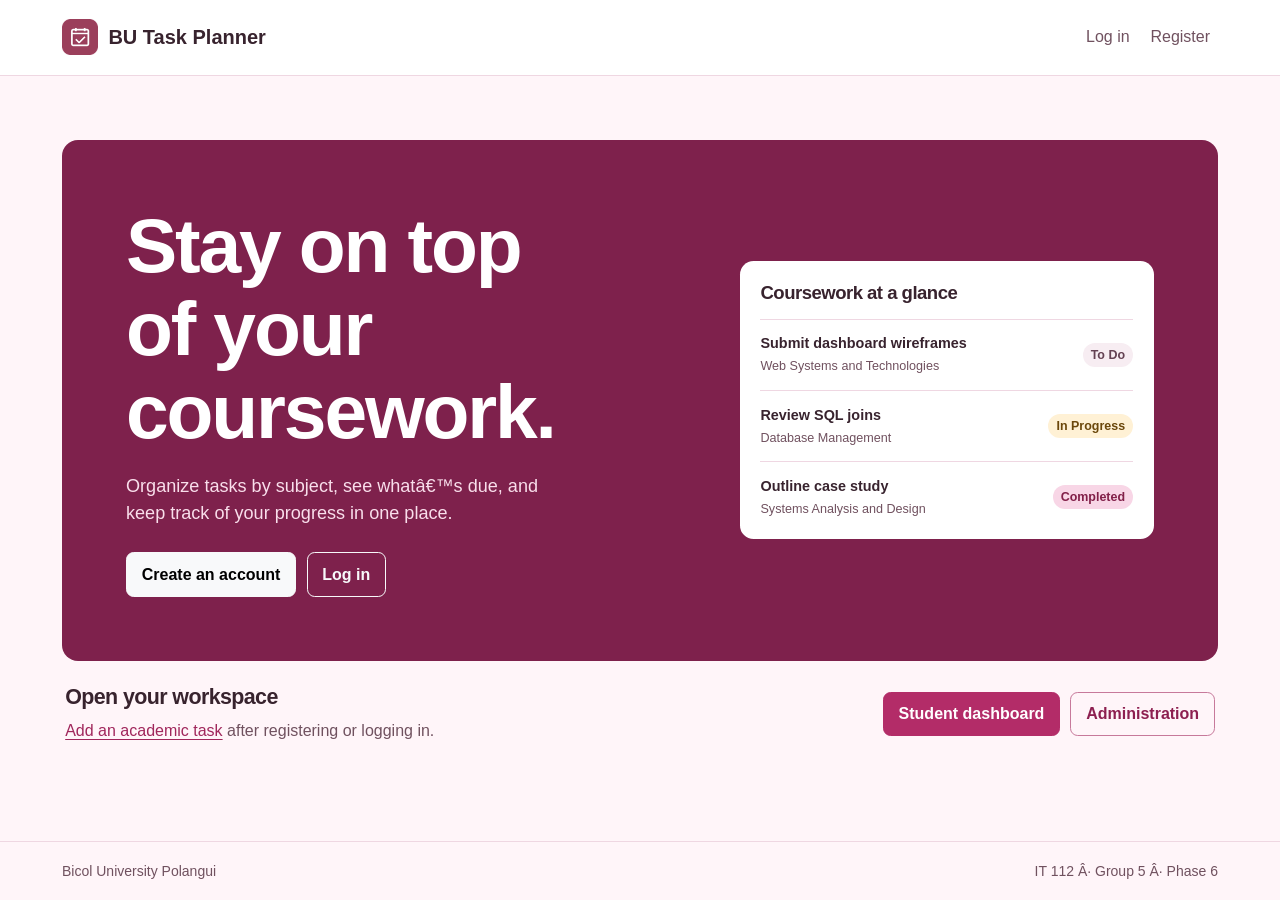
<file: frontend/index.html>
<!doctype html>
<html lang="en">
<head>
    <meta charset="utf-8">
    <meta name="viewport" content="width=device-width, initial-scale=1">
    <title>Home | BU Task Planner</title>
    <link rel="icon" href="img/mark.png">
    <link rel="stylesheet" href="css/bootstrap.min.css">
    <link rel="stylesheet" href="css/styles.css">
    <script src="js/bootstrap.bundle.min.js" defer></script>
    <script src="js/api.js" defer></script>
</head>
<body>
    <a href="#main" class="skip-link">Skip to content</a>
    <header><nav class="navbar navbar-expand-md" aria-label="Main navigation"><div class="container">
        <a class="navbar-brand" href="index.html"><img src="img/mark.png" width="36" height="36" alt=""> BU Task Planner</a>
        <button class="navbar-toggler" type="button" data-bs-toggle="collapse" data-bs-target="#main-nav" aria-controls="main-nav" aria-expanded="false" aria-label="Toggle navigation"><span class="navbar-toggler-icon"></span></button>
        <div class="collapse navbar-collapse" id="main-nav"><ul class="navbar-nav ms-auto"><li class="nav-item"><a class="nav-link"  href="login.html">Log in</a></li><li class="nav-item"><a class="nav-link"  href="register.html">Register</a></li></ul></div>
    </div></nav></header>
    <main id="main" class="container page " tabindex="-1">

        <section class="landing-panel">
            <div class="row align-items-center gy-5">
                <div class="col-lg-7">
                    <h1>Stay on top of your coursework.</h1>
                    <p class="landing-copy">Organize tasks by subject, see whatâ€™s due, and keep track of your progress in one place.</p>
                    <div class="action-row"><a class="btn btn-light" href="register.html">Create an account</a><a class="btn btn-outline-light" href="login.html">Log in</a></div>
                </div>
                <div class="col-lg-5">
                    <div class="preview-sheet">
                        <h2>Coursework at a glance</h2>
                        <div class="sheet-row"><span>Submit dashboard wireframes<small>Web Systems and Technologies</small></span><span class="chip todo">To Do</span></div>
                        <div class="sheet-row"><span>Review SQL joins<small>Database Management</small></span><span class="chip progress-tag">In Progress</span></div>
                        <div class="sheet-row"><span>Outline case study<small>Systems Analysis and Design</small></span><span class="chip completed">Completed</span></div>
                    </div>
                </div>
            </div>
        </section>
        <section class="demo-strip" aria-labelledby="preview-heading">
            <div><h2 id="preview-heading">Open your workspace</h2><p><a href="add-task.html">Add an academic task</a> after registering or logging in.</p></div>
            <div class="action-row"><a class="btn btn-primary" href="dashboard.html">Student dashboard</a><a class="btn btn-outline-primary" href="admin.html">Administration</a></div>
        </section>
    </main>
    <footer class="site-footer"><div class="container footer-inner">
        <span>Bicol University Polangui</span><span>IT 112 <span aria-hidden="true">Â·</span> Group 5 <span aria-hidden="true">Â·</span> Phase 6</span>
    </div></footer>

</body>
</html>
</file>
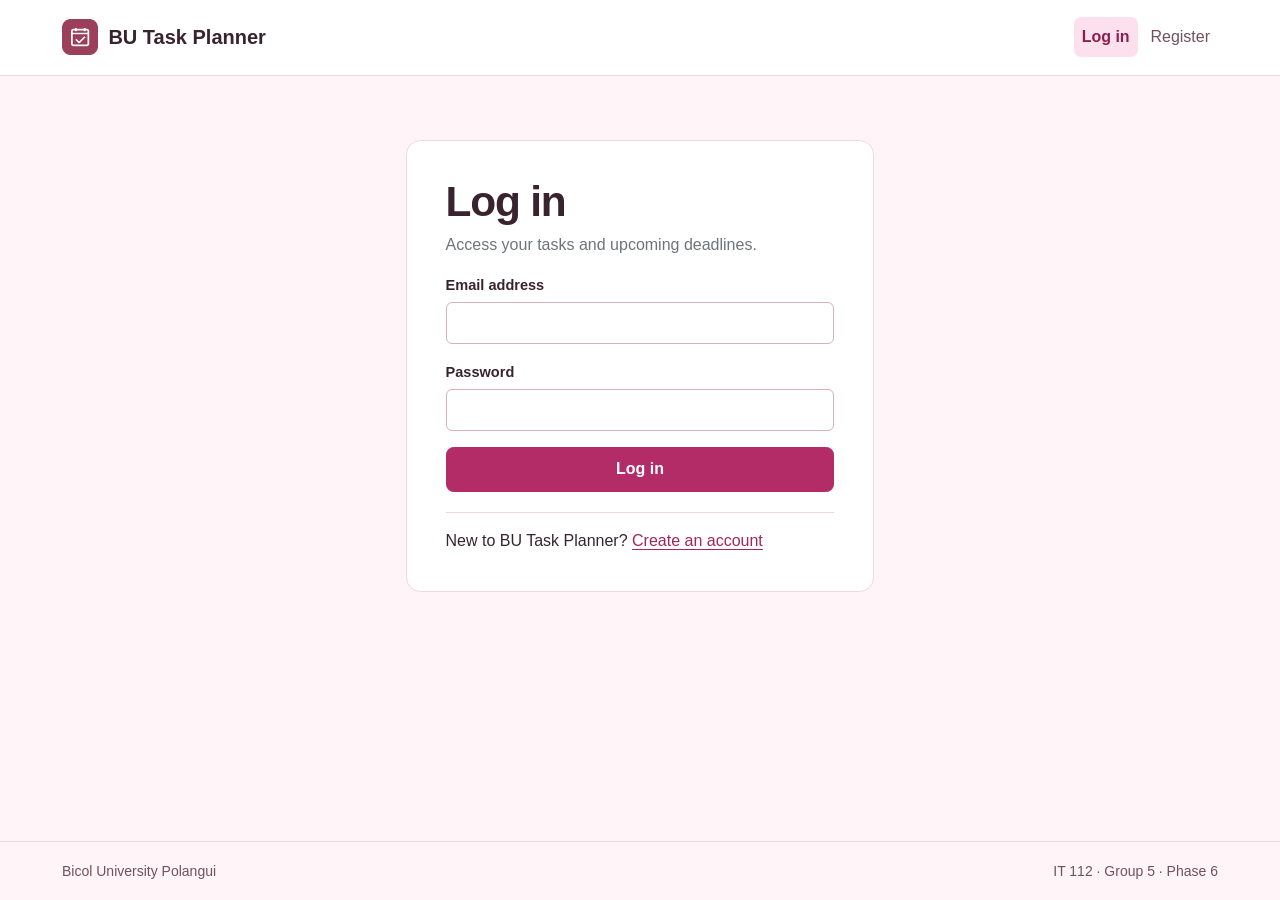
<file: frontend/login.html>
<!doctype html>
<html lang="en">
<head>
    <meta charset="utf-8">
    <meta name="viewport" content="width=device-width, initial-scale=1">
    <title>Log in | BU Task Planner</title>
    <link rel="icon" href="img/mark.png">
    <link rel="stylesheet" href="css/bootstrap.min.css">
    <link rel="stylesheet" href="css/styles.css">
    <script src="js/bootstrap.bundle.min.js" defer></script>
    <script src="js/api.js" defer></script>
</head>
<body>
    <a href="#main" class="skip-link">Skip to content</a>
    <header><nav class="navbar navbar-expand-md" aria-label="Main navigation"><div class="container">
        <a class="navbar-brand" href="index.html"><img src="img/mark.png" width="36" height="36" alt=""> BU Task Planner</a>
        <button class="navbar-toggler" type="button" data-bs-toggle="collapse" data-bs-target="#main-nav" aria-controls="main-nav" aria-expanded="false" aria-label="Toggle navigation"><span class="navbar-toggler-icon"></span></button>
        <div class="collapse navbar-collapse" id="main-nav"><ul class="navbar-nav ms-auto"><li class="nav-item"><a class="nav-link active" aria-current=page href="login.html">Log in</a></li><li class="nav-item"><a class="nav-link"  href="register.html">Register</a></li></ul></div>
    </div></nav></header>
    <main id="main" class="container page auth-page" tabindex="-1">

        <div class="row justify-content-center">
            <div class="col-md-8 col-lg-6 col-xl-5">
                <section class="card auth-card">
                    <h1>Log in</h1><p class="text-secondary">Access your tasks and upcoming deadlines.</p>
                    <form id="login" action="#" method="POST" data-api class="form-stack">
                        
                        <div><label class="form-label" for="login-email">Email address</label>
        <input class="form-control" type="email" id="login-email" name="email" required autocomplete="username"></div>
                        <div><label class="form-label" for="login-password">Password</label>
        <input class="form-control" type="password" id="login-password" name="password" required minlength="8" maxlength="72" autocomplete="current-password"></div>
                        <button class="btn btn-primary" type="submit">Log in</button><div class="form-feedback alert alert-info d-none" role="status"></div>
                    </form>
                    <p id="account-next" class="d-none"><a class="btn btn-outline-primary" href="dashboard.html">Open dashboard</a></p><p class="auth-switch">New to BU Task Planner? <a href="register.html">Create an account</a></p>
                </section>
                <p class="preview-note"></p>
            </div>
        </div>
    </main>
    <footer class="site-footer"><div class="container footer-inner">
        <span>Bicol University Polangui</span><span>IT 112 <span aria-hidden="true">·</span> Group 5 <span aria-hidden="true">·</span> Phase 6</span>
    </div></footer>

</body>
</html>
</file>
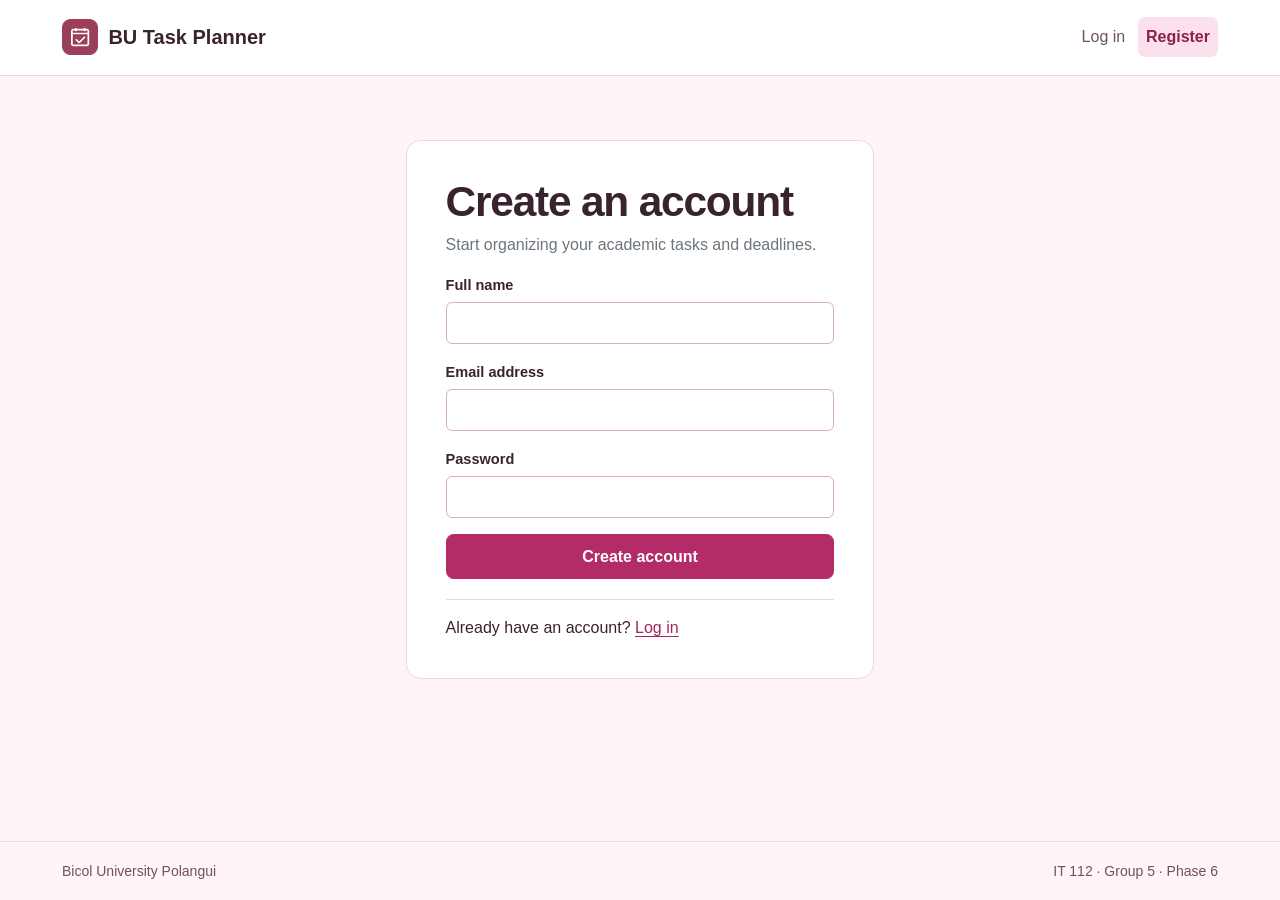
<file: frontend/register.html>
<!doctype html>
<html lang="en">
<head>
    <meta charset="utf-8">
    <meta name="viewport" content="width=device-width, initial-scale=1">
    <title>Create an account | BU Task Planner</title>
    <link rel="icon" href="img/mark.png">
    <link rel="stylesheet" href="css/bootstrap.min.css">
    <link rel="stylesheet" href="css/styles.css">
    <script src="js/bootstrap.bundle.min.js" defer></script>
    <script src="js/api.js" defer></script>
</head>
<body>
    <a href="#main" class="skip-link">Skip to content</a>
    <header><nav class="navbar navbar-expand-md" aria-label="Main navigation"><div class="container">
        <a class="navbar-brand" href="index.html"><img src="img/mark.png" width="36" height="36" alt=""> BU Task Planner</a>
        <button class="navbar-toggler" type="button" data-bs-toggle="collapse" data-bs-target="#main-nav" aria-controls="main-nav" aria-expanded="false" aria-label="Toggle navigation"><span class="navbar-toggler-icon"></span></button>
        <div class="collapse navbar-collapse" id="main-nav"><ul class="navbar-nav ms-auto"><li class="nav-item"><a class="nav-link"  href="login.html">Log in</a></li><li class="nav-item"><a class="nav-link active" aria-current=page href="register.html">Register</a></li></ul></div>
    </div></nav></header>
    <main id="main" class="container page auth-page" tabindex="-1">

        <div class="row justify-content-center">
            <div class="col-md-8 col-lg-6 col-xl-5">
                <section class="card auth-card">
                    <h1>Create an account</h1><p class="text-secondary">Start organizing your academic tasks and deadlines.</p>
                    <form id="register" action="#" method="POST" data-api class="form-stack">
                        <div><label class="form-label" for="register-name">Full name</label>
        <input class="form-control" type="text" id="register-name" name="name" required autocomplete="name"></div>
                        <div><label class="form-label" for="register-email">Email address</label>
        <input class="form-control" type="email" id="register-email" name="email" required autocomplete="email"></div>
                        <div><label class="form-label" for="register-password">Password</label>
        <input class="form-control" type="password" id="register-password" name="password" required minlength="8" maxlength="72" autocomplete="new-password"></div>
                        <button class="btn btn-primary" type="submit">Create account</button><div class="form-feedback alert alert-info d-none" role="status"></div>
                    </form>
                    <p id="account-next" class="d-none"><a class="btn btn-outline-primary" href="dashboard.html">Open dashboard</a></p><p class="auth-switch">Already have an account? <a href="login.html">Log in</a></p>
                </section>
                <p class="preview-note"></p>
            </div>
        </div>
    </main>
    <footer class="site-footer"><div class="container footer-inner">
        <span>Bicol University Polangui</span><span>IT 112 <span aria-hidden="true">·</span> Group 5 <span aria-hidden="true">·</span> Phase 6</span>
    </div></footer>

</body>
</html>
</file>
<file: frontend/css/styles.css>
:root {
    --ink: #38232e;
    --muted: #70515f;
    --canvas: #fff5f9;
    --line: #efd7e2;
    --brand: #b32c68;
    --brand-dark: #8d1f50;
    --bs-body-color: var(--ink);
    --bs-body-font-family: "DM Sans", "Segoe UI", sans-serif;
    --bs-link-color: #a0265b;
    --bs-link-hover-color: #781844;
    --bs-link-color-rgb: 160, 38, 91;
    --bs-link-hover-color-rgb: 120, 24, 68;
}
body { background: var(--canvas); min-height: 100vh; display: flex; flex-direction: column; }
.container { max-width: 1180px; }
a { text-underline-offset: .19em; }
:focus-visible { outline: 3px solid #9f1d59; outline-offset: 3px; }
::selection { background: #f8c8df; color: #681b3d; }
.skip-link { position: absolute; top: 0; left: 1rem; padding: .7rem 1rem; background: white; z-index: 1100; transform: translateY(-120%); }
.skip-link:focus { transform: translateY(0); }
.navbar { background: white; border-bottom: 1px solid var(--line); padding: .9rem 0; }
.navbar-brand { display: inline-flex; align-items: center; gap: .65rem; font-weight: 750; color: var(--ink); margin-right: .5rem; }
.navbar .nav-link { border-radius: .45rem; padding: .5rem .85rem; color: var(--muted); }
.navbar .nav-link.active { background: #fce0ed; color: #8b204f; font-weight: 700; }
.navbar-nav { gap: .3rem; }
.page { flex: 1; padding-top: clamp(2rem, 5vw, 4rem); padding-bottom: clamp(2.5rem, 5vw, 4rem); }
.site-footer { border-top: 1px solid var(--line); font-size: .875rem; color: var(--muted); }
.footer-inner { padding-top: 1.15rem; padding-bottom: 1.15rem; display: flex; flex-wrap: wrap; justify-content: space-between; gap: .45rem 1.5rem; }
h1, h2 { font-weight: 750; letter-spacing: -.028em; }
h1 { font-size: clamp(2.15rem, 5vw, 3.35rem); line-height: 1.08; }
h2 { font-size: 1.34rem; }
.btn { font-weight: 650; padding: .58rem .92rem; border-radius: .48rem; }
.btn-sm { padding: .45rem .7rem; min-height: 38px; }
.btn-primary { --bs-btn-bg: var(--brand); --bs-btn-border-color: var(--brand); --bs-btn-hover-bg: var(--brand-dark); --bs-btn-hover-border-color: var(--brand-dark); --bs-btn-active-bg: var(--brand-dark); --bs-btn-active-border-color: var(--brand-dark); }
.btn-outline-primary { --bs-btn-color: var(--brand-dark); --bs-btn-border-color: #c7799b; --bs-btn-hover-bg: var(--brand-dark); --bs-btn-hover-border-color: var(--brand-dark); --bs-btn-active-bg: var(--brand-dark); --bs-btn-active-border-color: var(--brand-dark); }
.btn-link { color: var(--brand-dark); }
.landing-panel { background: #7e214c; color: white; border-radius: 1rem; padding: clamp(1.6rem, 5vw, 4rem); }
.landing-panel h1 { max-width: 10.5ch; font-size: clamp(2.6rem, 6vw, 5rem); }
.landing-copy { color: #f9deeb; max-width: 42ch; font-size: 1.13rem; margin: 1.25rem 0 1.6rem; }
.action-row { display: flex; flex-wrap: wrap; align-items: center; gap: .65rem; }
.preview-sheet { padding: 1.3rem; border-radius: .85rem; background: #fff; color: var(--ink); }
.preview-sheet h2 { font-size: 1.16rem; margin-bottom: .9rem; }
.sheet-row { display: flex; align-items: center; justify-content: space-between; gap: .65rem; padding: .85rem 0; border-top: 1px solid var(--line); font-size: .9rem; font-weight: 650; }
.sheet-row:last-child { padding-bottom: 0; }
.sheet-row small { display: block; color: var(--muted); font-weight: 400; margin-top: .15rem; }
.demo-strip { display: flex; justify-content: space-between; align-items: center; flex-wrap: wrap; gap: .85rem 1.5rem; padding: 1.5rem .2rem 0; }
.demo-strip p, .page-heading p, .section-note, .preview-note { color: var(--muted); }
.demo-strip p, .page-heading p { margin-bottom: 0; }
.page-heading { display: flex; justify-content: space-between; align-items: flex-end; flex-wrap: wrap; gap: 1rem 1.5rem; margin-bottom: 1.7rem; }
.page-heading h1 { margin-bottom: .5rem; }
.page-heading p { max-width: 65ch; }
.deadline-hint { display: block; font-size: .79rem; color: var(--muted); margin: .15rem 0; }
.deadline-hint.overdue-date { color: #982c2c; font-weight: 650; }
.deadline-date small { color: inherit; }
.task-row:hover { background: #fff7fb; }
.task-row:focus-within { background: #fce8f1; }
.table tbody tr:hover { --bs-table-bg: #fff7fb; }
.form-feedback:focus { outline-offset: 3px; }
.card { border: 1px solid var(--line); border-radius: .9rem; }
.auth-card, .form-panel, .summary-panel, .deadline-panel, .task-panel { padding: clamp(1.2rem, 3vw, 1.75rem); }
.auth-card { padding: clamp(1.3rem, 4vw, 2.4rem); }
.auth-card h1 { font-size: clamp(2rem, 4vw, 2.65rem); }
.auth-switch { border-top: 1px solid var(--line); padding-top: 1rem; margin: 1.25rem 0 0; }
.preview-note { margin: 1rem 0 0; font-size: .9rem; text-align: center; }
.form-stack { display: grid; gap: 1rem; }
.form-label { font-weight: 650; font-size: .91rem; margin-bottom: .33rem; }
.form-label small { font-weight: 400; }
.form-control, .form-select { min-height: 42px; border-color: #d6afc0; }
.form-control:focus, .form-select:focus { border-color: #b32c68; box-shadow: 0 0 0 .2rem #b32c682a; }
.form-feedback { font-size: .9rem; margin: 0; }
.summary-grid { margin-top: .7rem; }
.summary-cell { padding: .6rem .3rem .25rem 1.35rem; border-left: 1px solid var(--line); }
.summary-cell:first-child { padding-left: 0; border-left: 0; }
.summary-cell strong { display: block; font-size: clamp(1.75rem, 4vw, 2.5rem); font-variant-numeric: tabular-nums; line-height: 1.12; }
.summary-cell span { font-size: .9rem; color: var(--muted); }
.section-note { font-size: .9rem; margin-bottom: .9rem; }
.deadline-list { display: grid; }
.deadline-item { display: flex; align-items: flex-start; justify-content: space-between; gap: .55rem; padding: .9rem 0; border-top: 1px solid var(--line); }
.deadline-item:first-child { border-top: 0; padding-top: .1rem; }
.deadline-item:last-child { padding-bottom: 0; }
.deadline-item a { font-weight: 700; }
.deadline-item small { display: block; margin-top: .2rem; color: var(--muted); }
.deadline-date { text-align: right; flex-shrink: 0; font-size: .86rem; font-weight: 650; }
.overdue-date { color: #982c2c; }
.chip { display: inline-block; white-space: nowrap; border-radius: 2rem; padding: .25em .65em; font-size: .78rem; line-height: 1.45; font-weight: 700; }
.todo { background: #f7edf2; color: #644253; }
.progress-tag { background: #fff1d5; color: #6b470b; }
.completed { background: #f8d6e6; color: #822049; }
.priority-high { color: #9b2b2b; }
.priority-medium { color: #6c4708; }
.priority-low { color: #70515f; }
.results-bar { display: flex; align-items: center; justify-content: space-between; color: var(--muted); font-size: .9rem; margin-top: .5rem; }
.results-bar .btn { font-size: .9rem; padding-right: 0; }
.task-row { display: grid; grid-template-columns: minmax(0, 2fr) minmax(6.5rem, .6fr) minmax(6.4rem, .7fr) auto; gap: .6rem 1rem; align-items: center; padding: .85rem 0; border-top: 1px solid var(--line); }
.task-row h3 { font-size: 1rem; margin: 0 0 .2rem; font-weight: 700; }
.task-row p { font-size: .87rem; margin: 0; color: var(--muted); overflow-wrap: anywhere; }
.task-row time { font-size: .9rem; font-weight: 600; }
.task-row .action-row { gap: .4rem; }
.task-subject { font-size: .81rem; font-weight: 650; margin-bottom: .2rem; color: var(--muted); }
.subject-dot { width: .56rem; height: .56rem; display: inline-block; border-radius: 50%; margin-right: .3rem; }
.empty-state { border-top: 1px solid var(--line); padding: 1rem 0 0; margin: 0; color: var(--muted); }
.account-facts { margin: .9rem 0; }
.account-facts div { display: flex; justify-content: space-between; gap: .75rem; padding: .65rem 0; border-top: 1px solid var(--line); }
.account-facts dd { margin: 0; }
.table-heading { padding: 1.05rem 1.35rem .7rem; }
.table-heading p { margin-bottom: 0; }
.table-panel { overflow: hidden; }
.table-panel .table { --bs-table-border-color: var(--line); font-size: .9rem; }
.table-panel .table thead th { background: #fce8f1; white-space: nowrap; }
.table-panel .table :is(th, td) { padding: .52rem .8rem; }
.table-panel .table :is(th, td):first-child { padding-left: 1.35rem; }
.table-panel .table tbody tr:last-child td { border-bottom: 0; }
.table-actions { display: flex; gap: .4rem; }
@media (max-width: 767.98px) {
    .navbar-collapse { padding-top: .65rem; }
    .task-row { grid-template-columns: 1fr 1fr; }
    .task-row > :first-child { grid-column: 1 / -1; }
    .task-row .action-row { grid-column: 1 / -1; }
}
@media (max-width: 425px) {
    .summary-cell { padding-left: .65rem; }
    .summary-cell span { font-size: .82rem; }
    .sheet-row { align-items: flex-start; }
}

.navbar-brand img { filter: hue-rotate(170deg) saturate(1.15); }

@media (min-width: 768px) {
    .editable-task { grid-template-columns: minmax(0, 2fr) minmax(6rem, .6fr) minmax(3.5rem, .4fr) minmax(6rem, .6fr) auto; }
}
</file>
